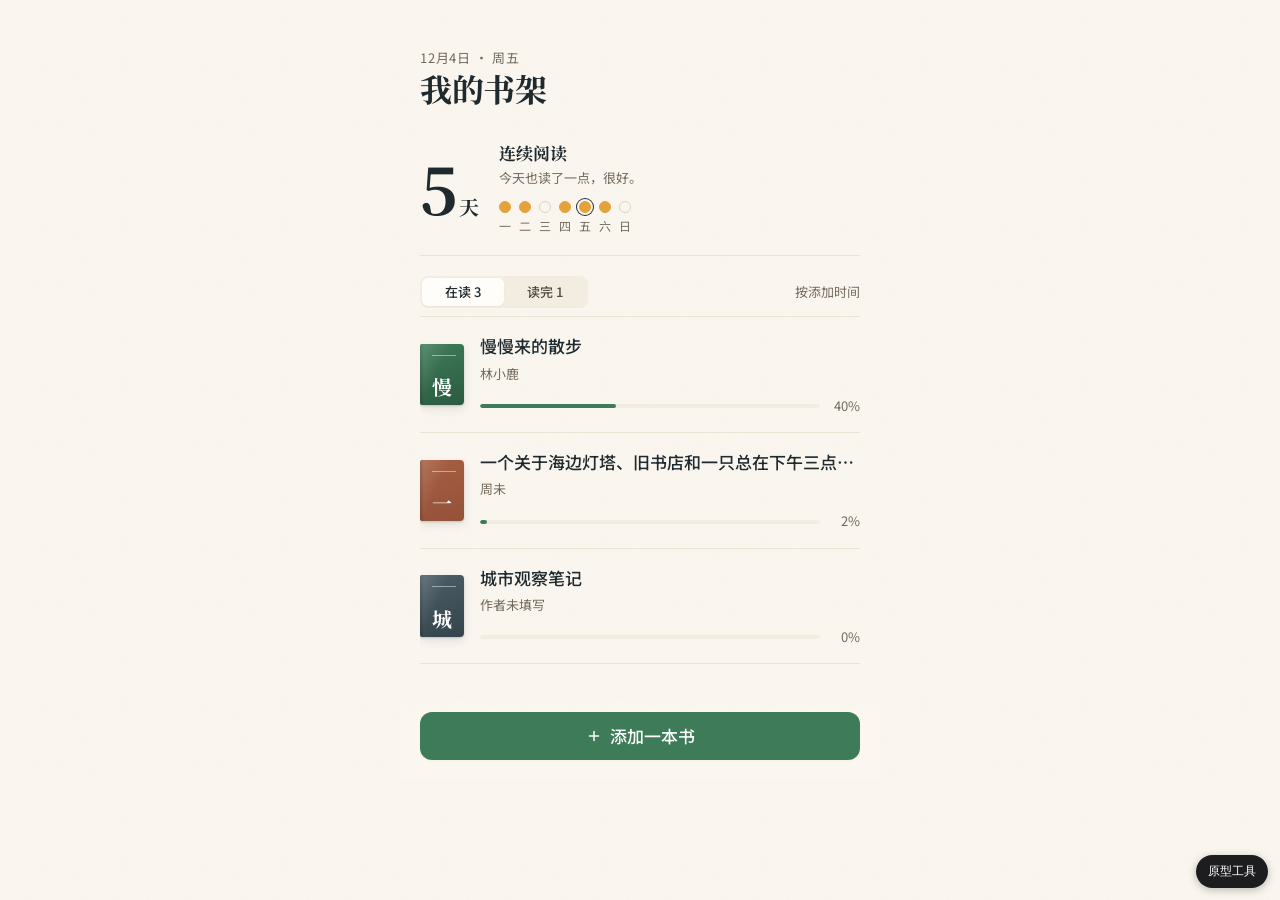
<file: examples/readlog/output/prototype/index.html>
<!doctype html>
<html lang="zh-CN">
<head>
  <meta charset="utf-8">
  <meta name="viewport" content="width=device-width, initial-scale=1">
  <title>Readlog 读书打卡</title>
  <!-- Design rules first: every style below reads these variables. -->
  <link rel="stylesheet" href="fonts/fonts.css">
  <link rel="stylesheet" href="../design-tokens/tokens.css">
  <link rel="stylesheet" href="styles.css">
</head>
<body>
  <main id="app" class="app"></main>
  <noscript>This prototype needs JavaScript.</noscript>
  <!-- Order matters: fake data, the kit, then the pages. No server or build step needed. -->
  <script src="data.js"></script>
  <script src="proto-kit.js"></script>
  <script src="pages.js"></script>
</body>
</html>
</file>
<file: examples/readlog/output/prototype/fonts/fonts.css>
/* fonts.css — generated by fetch_fonts.py from Google Fonts (open licenses). Do not edit; re-run the script. */
@font-face {
  font-family: 'Noto Serif SC';
  font-style: normal;
  font-weight: 700;
  font-display: swap;
  src: url(noto-serif-sc-6d268eec.woff2) format('woff2');
  unicode-range: U+20-7e, U+b7, U+2014, U+201c-201d, U+2026, U+3001-3002, U+300a-300b, U+4e00, U+4e09-4e0b, U+4e0d-4e0e, U+4e24, U+4e2a, U+4e2d, U+4e3a-4e3b, U+4e48, U+4e4b, U+4e5f, U+4e66, U+4e86, U+4e8b-4e8c, U+4e8e, U+4e94, U+4ea4, U+4eca, U+4ece, U+4ee5, U+4f53, U+4f55, U+4f59, U+4f5c, U+4f60, U+4fdd, U+4fe1, U+50cf, U+5165, U+516d, U+5171, U+5173, U+5177, U+518d, U+5199, U+51ac, U+51b5, U+51e0, U+51fa, U+5206, U+5217, U+5219, U+5220, U+5230, U+524d, U+5269, U+529e, U+52a0, U+52a8, U+52b1, U+5348, U+5355, U+5361, U+539f, U+53a8, U+53d6, U+53e5, U+53ea, U+53ef, U+53f7, U+540c-540e, U+5426-5427, U+5468, U+548c, U+54c1, U+54ea, U+559c, U+56db, U+56f4, U+56fa, U+56fe, U+571f, U+5728, U+578b, U+57ce, U+5854, U+586b, U+5915, U+591a, U+5927, U+5929-592a, U+5931, U+5956, U+597d, U+5982, U+59cb, U+5b50, U+5b57-5b58, U+5b89, U+5b8b-5b8c, U+5b9a, U+5b9e, U+5bbd, U+5bdf, U+5c01, U+5c0f, U+5c11, U+5c31, U+5c40, U+5c4f, U+5de5, U+5df1-5df2, U+5e02-5e03, U+5e76, U+5e86, U+5e8f, U+5e95, U+5e97, U+5ea6, U+5f00, U+5f0f, U+5f3a, U+5f53, U+5f55, U+5f62, U+5f69, U+5f85, U+5f88, U+5f97, U+5fc3, U+5fc5, U+6001, U+600e, U+603b, U+606d, U+606f, U+60c5, U+610f, U+6162, U+6210-6211, U+6216, U+623f, U+624b, U+6253, U+62df, U+6309, U+636e, U+6392, U+63a5, U+64cd, U+6536, U+6539, U+653e, U+6545, U+6563, U+6570, U+6574, U+6587, U+65b0, U+65e5, U+65e7, U+65f6, U+662f, U+6682, U+66f4, U+6700, U+6708-6709, U+671f, U+672a, U+672c, U+673a, U+6761, U+6765, U+677f, U+6797, U+67b6, U+6807, U+680f, U+6821, U+6837-6838, U+6848, U+6863, U+6a21, U+6b21, U+6b65, U+6bcf, U+6bd4, U+6c42, U+6ca1, U+6ce8, U+6d77, U+6d88, U+6dfb, U+6e05, U+6f0f, U+706f, U+70b9, U+7136, U+724c, U+72b6, U+732b, U+73b0, U+73c0, U+7425, U+751f, U+7528, U+7535, U+7565, U+767e, U+7684, U+76ee, U+7701, U+771f, U+7740, U+77f3, U+7801, U+786e, U+793a, U+795d, U+7a0d, U+7a7a, U+7b14, U+7b2c, U+7b49, U+7b56, U+7c4d, U+7c7b, U+7c97, U+7ebf, U+7ec6, U+7ed9, U+7edc, U+7eed, U+7eff, U+7f16, U+7f51, U+7f6e, U+8005, U+81ea, U+8272, U+82d4, U+8303, U+884c, U+8868, U+8981, U+89c1-89c2, U+89c4, U+8bb0, U+8bd5, U+8be6, U+8bf7, U+8bfb, U+8c03, U+8d25, U+8d77, U+8d85, U+8ddd, U+8df3, U+8f7d, U+8f91, U+8f93, U+8fb9, U+8fbe, U+8fc7, U+8fd1, U+8fd8-8fd9, U+8fdb, U+8fde, U+9009, U+901a, U+90e8, U+90fd, U+91cc-91cd, U+94ae, U+957f, U+95ee, U+95f4, U+9605, U+9650, U+9664, U+9676, U+9694, U+96f6, U+9700, U+9759, U+9762, U+9875, U+9879, U+987b, U+9898, U+989c, U+9a8c, U+9aa8, U+9e7f, U+9f13, U+ff08-ff09, U+ff0c, U+ff1a-ff1b, U+ff1f;
}
@font-face {
  font-family: 'Noto Sans SC';
  font-style: normal;
  font-weight: 400;
  font-display: swap;
  src: url(noto-sans-sc-dbb74084.woff2) format('woff2');
  unicode-range: U+20-7e, U+b7, U+2014, U+201c-201d, U+2026, U+3001-3002, U+300a-300b, U+4e00, U+4e09-4e0b, U+4e0d-4e0e, U+4e24, U+4e2a, U+4e2d, U+4e3a-4e3b, U+4e48, U+4e4b, U+4e5f, U+4e66, U+4e86, U+4e8b-4e8c, U+4e8e, U+4e94, U+4ea4, U+4eca, U+4ece, U+4ee5, U+4f53, U+4f55, U+4f59, U+4f5c, U+4f60, U+4fdd, U+4fe1, U+50cf, U+5165, U+516d, U+5171, U+5173, U+5177, U+518d, U+5199, U+51ac, U+51b5, U+51e0, U+51fa, U+5206, U+5217, U+5219, U+5220, U+5230, U+524d, U+5269, U+529e, U+52a0, U+52a8, U+52b1, U+5348, U+5355, U+5361, U+539f, U+53a8, U+53d6, U+53e5, U+53ea, U+53ef, U+53f7, U+540c-540e, U+5426-5427, U+5468, U+548c, U+54c1, U+54ea, U+559c, U+56db, U+56f4, U+56fa, U+56fe, U+571f, U+5728, U+578b, U+57ce, U+5854, U+586b, U+5915, U+591a, U+5927, U+5929-592a, U+5931, U+5956, U+597d, U+5982, U+59cb, U+5b50, U+5b57-5b58, U+5b89, U+5b8b-5b8c, U+5b9a, U+5b9e, U+5bbd, U+5bdf, U+5c01, U+5c0f, U+5c11, U+5c31, U+5c40, U+5c4f, U+5de5, U+5df1-5df2, U+5e02-5e03, U+5e76, U+5e86, U+5e8f, U+5e95, U+5e97, U+5ea6, U+5f00, U+5f0f, U+5f3a, U+5f53, U+5f55, U+5f62, U+5f69, U+5f85, U+5f88, U+5f97, U+5fc3, U+5fc5, U+6001, U+600e, U+603b, U+606d, U+606f, U+60c5, U+610f, U+6162, U+6210-6211, U+6216, U+623f, U+624b, U+6253, U+62df, U+6309, U+636e, U+6392, U+63a5, U+64cd, U+6536, U+6539, U+653e, U+6545, U+6563, U+6570, U+6574, U+6587, U+65b0, U+65e5, U+65e7, U+65f6, U+662f, U+6682, U+66f4, U+6700, U+6708-6709, U+671f, U+672a, U+672c, U+673a, U+6761, U+6765, U+677f, U+6797, U+67b6, U+6807, U+680f, U+6821, U+6837-6838, U+6848, U+6863, U+6a21, U+6b21, U+6b65, U+6bcf, U+6bd4, U+6c42, U+6ca1, U+6ce8, U+6d77, U+6d88, U+6dfb, U+6e05, U+6f0f, U+706f, U+70b9, U+7136, U+724c, U+72b6, U+732b, U+73b0, U+73c0, U+7425, U+751f, U+7528, U+7535, U+7565, U+767e, U+7684, U+76ee, U+7701, U+771f, U+7740, U+77f3, U+7801, U+786e, U+793a, U+795d, U+7a0d, U+7a7a, U+7b14, U+7b2c, U+7b49, U+7b56, U+7c4d, U+7c7b, U+7c97, U+7ebf, U+7ec6, U+7ed9, U+7edc, U+7eed, U+7eff, U+7f16, U+7f51, U+7f6e, U+8005, U+81ea, U+8272, U+82d4, U+8303, U+884c, U+8868, U+8981, U+89c1-89c2, U+89c4, U+8bb0, U+8bd5, U+8be6, U+8bf7, U+8bfb, U+8c03, U+8d25, U+8d77, U+8d85, U+8ddd, U+8df3, U+8f7d, U+8f91, U+8f93, U+8fb9, U+8fbe, U+8fc7, U+8fd1, U+8fd8-8fd9, U+8fdb, U+8fde, U+9009, U+901a, U+90e8, U+90fd, U+91cc-91cd, U+94ae, U+957f, U+95ee, U+95f4, U+9605, U+9650, U+9664, U+9676, U+9694, U+96f6, U+9700, U+9759, U+9762, U+9875, U+9879, U+987b, U+9898, U+989c, U+9a8c, U+9aa8, U+9e7f, U+9f13, U+ff08-ff09, U+ff0c, U+ff1a-ff1b, U+ff1f;
}
@font-face {
  font-family: 'Noto Sans SC';
  font-style: normal;
  font-weight: 500;
  font-display: swap;
  src: url(noto-sans-sc-dbb74084.woff2) format('woff2');
  unicode-range: U+20-7e, U+b7, U+2014, U+201c-201d, U+2026, U+3001-3002, U+300a-300b, U+4e00, U+4e09-4e0b, U+4e0d-4e0e, U+4e24, U+4e2a, U+4e2d, U+4e3a-4e3b, U+4e48, U+4e4b, U+4e5f, U+4e66, U+4e86, U+4e8b-4e8c, U+4e8e, U+4e94, U+4ea4, U+4eca, U+4ece, U+4ee5, U+4f53, U+4f55, U+4f59, U+4f5c, U+4f60, U+4fdd, U+4fe1, U+50cf, U+5165, U+516d, U+5171, U+5173, U+5177, U+518d, U+5199, U+51ac, U+51b5, U+51e0, U+51fa, U+5206, U+5217, U+5219, U+5220, U+5230, U+524d, U+5269, U+529e, U+52a0, U+52a8, U+52b1, U+5348, U+5355, U+5361, U+539f, U+53a8, U+53d6, U+53e5, U+53ea, U+53ef, U+53f7, U+540c-540e, U+5426-5427, U+5468, U+548c, U+54c1, U+54ea, U+559c, U+56db, U+56f4, U+56fa, U+56fe, U+571f, U+5728, U+578b, U+57ce, U+5854, U+586b, U+5915, U+591a, U+5927, U+5929-592a, U+5931, U+5956, U+597d, U+5982, U+59cb, U+5b50, U+5b57-5b58, U+5b89, U+5b8b-5b8c, U+5b9a, U+5b9e, U+5bbd, U+5bdf, U+5c01, U+5c0f, U+5c11, U+5c31, U+5c40, U+5c4f, U+5de5, U+5df1-5df2, U+5e02-5e03, U+5e76, U+5e86, U+5e8f, U+5e95, U+5e97, U+5ea6, U+5f00, U+5f0f, U+5f3a, U+5f53, U+5f55, U+5f62, U+5f69, U+5f85, U+5f88, U+5f97, U+5fc3, U+5fc5, U+6001, U+600e, U+603b, U+606d, U+606f, U+60c5, U+610f, U+6162, U+6210-6211, U+6216, U+623f, U+624b, U+6253, U+62df, U+6309, U+636e, U+6392, U+63a5, U+64cd, U+6536, U+6539, U+653e, U+6545, U+6563, U+6570, U+6574, U+6587, U+65b0, U+65e5, U+65e7, U+65f6, U+662f, U+6682, U+66f4, U+6700, U+6708-6709, U+671f, U+672a, U+672c, U+673a, U+6761, U+6765, U+677f, U+6797, U+67b6, U+6807, U+680f, U+6821, U+6837-6838, U+6848, U+6863, U+6a21, U+6b21, U+6b65, U+6bcf, U+6bd4, U+6c42, U+6ca1, U+6ce8, U+6d77, U+6d88, U+6dfb, U+6e05, U+6f0f, U+706f, U+70b9, U+7136, U+724c, U+72b6, U+732b, U+73b0, U+73c0, U+7425, U+751f, U+7528, U+7535, U+7565, U+767e, U+7684, U+76ee, U+7701, U+771f, U+7740, U+77f3, U+7801, U+786e, U+793a, U+795d, U+7a0d, U+7a7a, U+7b14, U+7b2c, U+7b49, U+7b56, U+7c4d, U+7c7b, U+7c97, U+7ebf, U+7ec6, U+7ed9, U+7edc, U+7eed, U+7eff, U+7f16, U+7f51, U+7f6e, U+8005, U+81ea, U+8272, U+82d4, U+8303, U+884c, U+8868, U+8981, U+89c1-89c2, U+89c4, U+8bb0, U+8bd5, U+8be6, U+8bf7, U+8bfb, U+8c03, U+8d25, U+8d77, U+8d85, U+8ddd, U+8df3, U+8f7d, U+8f91, U+8f93, U+8fb9, U+8fbe, U+8fc7, U+8fd1, U+8fd8-8fd9, U+8fdb, U+8fde, U+9009, U+901a, U+90e8, U+90fd, U+91cc-91cd, U+94ae, U+957f, U+95ee, U+95f4, U+9605, U+9650, U+9664, U+9676, U+9694, U+96f6, U+9700, U+9759, U+9762, U+9875, U+9879, U+987b, U+9898, U+989c, U+9a8c, U+9aa8, U+9e7f, U+9f13, U+ff08-ff09, U+ff0c, U+ff1a-ff1b, U+ff1f;
}
</file>
<file: examples/readlog/output/design-tokens/tokens.css>
/* design-tokens/tokens.css — Readlog, generated by design-to-dev.
 * Direction: refined minimal preset, constrained by brand.md (Moss, Amber, Ink, Paper, serif titles).
 * Same names as tokens.json (--color-primary <-> color.primary). Comment = level · source. */
:root {
  /* color: brand */
  --color-page: #fbf7f0;             /* fixed · brand.md Paper, page background */
  --color-text: #1f2a2e;             /* fixed · brand.md Ink */
  --color-primary: #3e7c59;          /* fixed · brand.md Moss, primary action */
  --color-accent: #3e7c59;           /* fixed · brand.md Moss, progress and links */
  --color-streak: #e3a23b;           /* fixed · brand.md Amber, streak and achievements */

  /* color: derived neutrals and states */
  --color-surface: #fffdf9;          /* indicative · warm white surface on Paper */
  --color-surface-sunken: #f3ece0;   /* indicative · one step darker than Paper */
  --color-border: #ebe3d4;           /* indicative · warm hairline */
  --color-border-strong: #dcd2bf;
  --color-text-secondary: #4f4a42;   /* indicative · 8.23:1 on Paper */
  --color-text-tertiary: #74695c;    /* indicative · 5.0:1 on Paper, 4.6:1 on sunken */
  --color-primary-hover: #356c4d;    /* indicative · Moss −8% lightness */
  --color-primary-active: #2c5a40;
  --color-on-primary: #ffffff;       /* indicative · 4.96:1 on Moss */
  --color-accent-soft: #e8f1eb;      /* indicative · Moss tint */
  --color-streak-soft: #fbedd4;      /* indicative · Amber tint */
  --color-streak-text: #8a5a0f;      /* indicative · 5.1:1 on Amber tint */
  --color-focus-ring: #3e7c5940;     /* indicative · Moss at 25% */
  --color-danger: #b3261e;           /* indicative · assumed */
  --color-danger-soft: #fbeceb;
  --color-disabled-bg: #f3ece0;
  --color-disabled-text: #a59c8e;

  /* color: placeholder covers (gradient pairs from the brand palette) */
  --color-cover-moss: #3e7c59;       /* indicative · brand palette */
  --color-cover-moss-deep: #2c5a40;
  --color-cover-amber: #f0c46e;
  --color-cover-amber-deep: #e3a23b;
  --color-cover-clay: #a65e40;       /* indicative · assumed, warm companion; white title 4.89:1 */
  --color-cover-clay-deep: #94523a;
  --color-cover-slate: #4b5d67;
  --color-cover-slate-deep: #35444c;
  --color-cover-ink: #1f2a2e;        /* indicative · title text on light covers */
  --color-cover-light: #ffffff;      /* indicative · title text on dark covers */
  --color-cover-spine: rgba(0, 0, 0, 0.22);       /* indicative · spine shadow on covers */
  --color-cover-sheen: rgba(255, 255, 255, 0.16); /* indicative · light catching the cover */

  /* typography */
  --font-family-display: "Noto Serif SC", "Source Han Serif SC", "Songti SC", "STSong", Georgia, serif; /* fixed · brand.md titles; bundled subset in prototype/fonts */
  --font-family-base: "Noto Sans SC", -apple-system, BlinkMacSystemFont, "PingFang SC", "Microsoft YaHei", sans-serif; /* indicative · brand.md says system sans; Noto Sans SC bundled for consistent rendering */
  --font-weight-regular: 400;        /* indicative · refined minimal preset */
  --font-weight-medium: 500;
  --font-weight-semibold: 600;
  --font-weight-bold: 700;           /* fixed · brand.md titles bold */
  --font-size-xs: 12px;              /* indicative · refined minimal preset */
  --font-size-sm: 13px;
  --font-size-md: 15px;
  --font-size-lg: 17px;
  --font-size-xl: 20px;
  --font-size-2xl: 24px;
  --font-size-3xl: 32px;
  --line-height-tight: 1.25;
  --line-height-base: 1.55;
  --letter-spacing-tight: -0.01em;
  --letter-spacing-wide: 0.06em;

  /* space: 4px base */
  --space-1: 4px;                    /* indicative · refined minimal preset */
  --space-2: 8px;
  --space-3: 12px;
  --space-4: 16px;
  --space-5: 20px;
  --space-6: 24px;
  --space-8: 32px;
  --space-10: 40px;
  --space-12: 48px;

  /* radius, shadow, motion */
  --radius-xs: 3px;                  /* indicative · book cover corners */
  --radius-sm: 6px;                  /* indicative · refined minimal family; brand.md "soft corners" */
  --radius-md: 8px;
  --radius-lg: 12px;
  --radius-xl: 16px;
  --radius-full: 999px;
  --shadow-xs: 0 1px 2px rgba(31, 42, 46, 0.04);  /* indicative · paper-light */
  --shadow-sm: 0 1px 3px rgba(31, 42, 46, 0.06), 0 1px 2px rgba(31, 42, 46, 0.03);
  --shadow-md: 0 8px 24px rgba(31, 42, 46, 0.08), 0 2px 6px rgba(31, 42, 46, 0.04);
  --shadow-cover: 0 1px 2px rgba(31, 42, 46, 0.18), 0 4px 10px rgba(31, 42, 46, 0.10);
  --shadow-cover-lg: 0 2px 4px rgba(31, 42, 46, 0.12), 0 16px 32px rgba(31, 42, 46, 0.18); /* indicative · the one dramatic shadow: detail cover */
  --duration-fast: 150ms;            /* indicative · refined minimal preset */
  --duration-base: 200ms;
  --duration-scene: 640ms;
  --easing-standard: cubic-bezier(0.2, 0.8, 0.2, 1);
  --easing-out: cubic-bezier(0.16, 1, 0.3, 1);

  /* sizes and layout */
  --size-control: 44px;              /* fixed · phone-first touch target */
  --size-touch-target: 48px;         /* fixed · brand.md full-width primary button */
  --size-icon: 16px;                 /* indicative · refined minimal preset */
  --size-cover-sm: 40px;             /* indicative · list cover width, 5:7 ratio */
  --size-cover-lg: 84px;             /* indicative · detail cover width */
  --layout-content-width: 440px;     /* indicative · phone first, centered on desktop */
}
</file>
<file: examples/readlog/output/prototype/styles.css>
/* styles.css — prototype styles, refined minimal direction. Token variables only (../design-tokens/tokens.css).
 * Principles: hierarchy from type and color, one accent, hairline surfaces, no card inside a card.
 * Sections: base, layout, type, buttons, fields, surfaces and lists, small parts, states. Page styles at the end. */

/* ---------- base ---------- */
*, *::before, *::after { box-sizing: border-box; }
html { -webkit-text-size-adjust: 100%; }
body {
  margin: 0;
  background: var(--color-page);
  color: var(--color-text);
  font-family: var(--font-family-base);
  font-size: var(--font-size-md);
  line-height: var(--line-height-base);
  -webkit-font-smoothing: antialiased;
  -moz-osx-font-smoothing: grayscale;
  text-rendering: optimizeLegibility;
}
h1, h2, h3, p, ul, ol { margin: 0; }
h1, h2, h3 { text-wrap: balance; }
ul, ol { padding: 0; list-style: none; }
a { color: var(--color-accent); text-decoration: none; }
a:hover { text-decoration: underline; text-underline-offset: 2px; }
img, svg { display: block; }
:focus-visible { outline: none; box-shadow: 0 0 0 3px var(--color-focus-ring); border-radius: var(--radius-sm); }
.icon { width: var(--size-icon); height: var(--size-icon); flex: none; }

/* ---------- layout: one calm column, phone first ---------- */
.app {
  max-width: calc(var(--layout-content-width) + 2 * var(--space-5)); /* the token is the content width; padding sits outside it */
  min-height: 100vh;
  margin: 0 auto;
  padding: var(--space-6) var(--space-5) var(--space-12);
}
/* Desktop: more air above the column. The page is never itself a card, so surfaces never nest. */
@media (min-width: 560px) { .app { padding-top: var(--space-12); } }
.page-header { display: flex; align-items: flex-end; gap: var(--space-3); margin-bottom: var(--space-6); }
.page-header__text { flex: 1; min-width: 0; }
.back-link { display: inline-flex; align-items: center; gap: var(--space-1); margin-bottom: var(--space-4); color: var(--color-text-secondary); font-size: var(--font-size-sm); }
.back-link:hover { color: var(--color-text); text-decoration: none; }
.section { margin-top: var(--space-8); }
.section__title { margin-bottom: var(--space-3); color: var(--color-text-tertiary); font-size: var(--font-size-xs); font-weight: var(--font-weight-medium); letter-spacing: var(--letter-spacing-wide); text-transform: uppercase; }

/* ---------- type ---------- */
.title { font-family: var(--font-family-display); font-size: var(--font-size-2xl); font-weight: var(--font-weight-semibold); line-height: var(--line-height-tight); letter-spacing: var(--letter-spacing-tight); }
.eyebrow { color: var(--color-text-tertiary); font-size: var(--font-size-sm); }
.secondary { color: var(--color-text-secondary); }
.tertiary { color: var(--color-text-tertiary); font-size: var(--font-size-sm); }
.num { font-variant-numeric: tabular-nums; }

/* ---------- buttons: primary, secondary, ghost; hover, active, focus, disabled, busy ---------- */
.btn {
  display: inline-flex; align-items: center; justify-content: center; gap: var(--space-2);
  height: var(--size-control); padding: 0 var(--space-4);
  border: 1px solid transparent; border-radius: var(--radius-md);
  font: inherit; font-weight: var(--font-weight-medium); white-space: nowrap; cursor: pointer;
  transition: background var(--duration-fast) var(--easing-standard), border-color var(--duration-fast) var(--easing-standard), transform var(--duration-fast) var(--easing-standard);
}
.btn:hover { text-decoration: none; }
.btn:active { transform: scale(0.98); }
.btn--primary { background: var(--color-primary); color: var(--color-on-primary); box-shadow: var(--shadow-xs); }
.btn--primary:hover { background: var(--color-primary-hover); }
.btn--primary:active { background: var(--color-primary-active); }
.btn--secondary { background: var(--color-surface); color: var(--color-text); border-color: var(--color-border); box-shadow: var(--shadow-xs); }
.btn--secondary:hover { background: var(--color-page); border-color: var(--color-border-strong); }
.btn--ghost { background: transparent; color: var(--color-text-secondary); }
.btn--ghost:hover { background: var(--color-surface-sunken); color: var(--color-text); }
.btn:disabled, .btn[aria-disabled="true"] { background: var(--color-disabled-bg); color: var(--color-disabled-text); border-color: transparent; box-shadow: none; cursor: not-allowed; transform: none; }
.btn[aria-busy="true"] { cursor: progress; }
/* Busy is not disabled: a working button keeps its variant color so the action stays recognizable. */
.btn--primary[aria-busy="true"] { background: var(--color-primary); color: var(--color-on-primary); }
.btn--secondary[aria-busy="true"] { background: var(--color-surface); color: var(--color-text); border-color: var(--color-border); }
.btn--block { width: 100%; }
@media (pointer: coarse) { .btn, .field__input { height: var(--size-touch-target); } }

/* ---------- fields: default, hover, focus, error ---------- */
.field { display: grid; gap: var(--space-2); margin-bottom: var(--space-5); }
.field__label { font-size: var(--font-size-sm); font-weight: var(--font-weight-medium); }
.field__hint { color: var(--color-text-tertiary); font-size: var(--font-size-sm); }
.field__input {
  width: 100%; height: var(--size-control); padding: 0 var(--space-3);
  border: 1px solid var(--color-border); border-radius: var(--radius-md);
  background: var(--color-surface); color: inherit; font: inherit;
  box-shadow: var(--shadow-xs);
  transition: border-color var(--duration-fast) var(--easing-standard), box-shadow var(--duration-fast) var(--easing-standard);
}
.field__input::placeholder { color: var(--color-text-tertiary); }
.field__input[type="number"] { -moz-appearance: textfield; }
.field__input::-webkit-outer-spin-button, .field__input::-webkit-inner-spin-button { -webkit-appearance: none; margin: 0; }
.field__input:hover { border-color: var(--color-border-strong); }
.field__input:focus { outline: none; border-color: var(--color-accent); box-shadow: 0 0 0 3px var(--color-focus-ring); }
.field--error .field__input { border-color: var(--color-danger); }
.field__error { color: var(--color-danger); font-size: var(--font-size-sm); }

/* ---------- surfaces and lists: one surface, dividers inside ---------- */
.surface { background: var(--color-surface); border: 1px solid var(--color-border); border-radius: var(--radius-lg); box-shadow: var(--shadow-xs); }
.list { overflow: hidden; }
.list__item { display: flex; align-items: center; gap: var(--space-3); padding: var(--space-3) var(--space-4); color: inherit; }
.list > li + li { border-top: 1px solid var(--color-border); }
a.list__item { transition: background var(--duration-fast) var(--easing-standard); }
a.list__item:hover { background: var(--color-page); text-decoration: none; }
.list__main { flex: 1; min-width: 0; display: grid; gap: 2px; }
.list__title { display: block; font-weight: var(--font-weight-medium); overflow: hidden; text-overflow: ellipsis; white-space: nowrap; }
.list__meta { display: block; color: var(--color-text-tertiary); font-size: var(--font-size-sm); overflow: hidden; text-overflow: ellipsis; white-space: nowrap; }
.list__trail { color: var(--color-text-tertiary); font-size: var(--font-size-sm); font-variant-numeric: tabular-nums; }

/* ---------- small parts ---------- */
.badge { display: inline-flex; align-items: center; height: 22px; padding: 0 var(--space-2); border-radius: var(--radius-full); background: var(--color-surface-sunken); color: var(--color-text-secondary); font-size: var(--font-size-xs); font-weight: var(--font-weight-medium); }
.avatar { display: grid; place-items: center; width: 32px; height: 32px; flex: none; border-radius: var(--radius-full); background: var(--color-surface-sunken); color: var(--color-text-secondary); font-size: var(--font-size-sm); font-weight: var(--font-weight-semibold); }
.segmented { display: flex; padding: 2px; border-radius: var(--radius-md); background: var(--color-surface-sunken); }
.segmented__item { flex: 1; padding: var(--space-1) var(--space-3); border-radius: var(--radius-sm); color: var(--color-text-secondary); font-size: var(--font-size-sm); font-weight: var(--font-weight-medium); text-align: center; }
.segmented__item:hover { color: var(--color-text); text-decoration: none; }
.segmented__item.is-active { background: var(--color-surface); color: var(--color-text); box-shadow: var(--shadow-xs); }
.progress { display: block; height: 4px; border-radius: var(--radius-full); background: var(--color-surface-sunken); overflow: hidden; }
.progress__fill { display: block; height: 100%; border-radius: inherit; background: var(--color-accent); }

/* ---------- states: empty, loading, error ---------- */
.state { display: grid; justify-items: center; gap: var(--space-2); padding: var(--space-12) var(--space-6); text-align: center; }
.state__icon { display: grid; place-items: center; width: 40px; height: 40px; margin-bottom: var(--space-2); border-radius: var(--radius-full); background: var(--color-surface-sunken); color: var(--color-text-tertiary); }
.state--error .state__icon { background: var(--color-danger-soft); color: var(--color-danger); }
.state__title { font-size: var(--font-size-lg); font-weight: var(--font-weight-semibold); }
.state__text { max-width: 22em; color: var(--color-text-secondary); text-wrap: balance; }
.state .btn { margin-top: var(--space-3); }
.skeleton { height: 16px; border-radius: var(--radius-sm); background: var(--color-surface-sunken); animation: pulse 1.4s var(--easing-standard) infinite; }
.skeleton-row { display: flex; align-items: center; gap: var(--space-3); padding: var(--space-3) var(--space-4); }
.skeleton-row + .skeleton-row { border-top: 1px solid var(--color-border); }
@keyframes pulse { 50% { opacity: 0.5; } }
@media (prefers-reduced-motion: reduce) { *, *::before, *::after { animation: none !important; transition: none !important; } }

/* ---------- page-load sequence: proto-kit adds .pk-enter to #app on navigation (not on refresh) ---------- */
@keyframes enter { from { opacity: 0; transform: translateY(8px); } to { opacity: 1; transform: none; } }
.pk-enter > * { animation: enter var(--duration-scene) var(--easing-out) both; }
.pk-enter > :nth-child(2) { animation-delay: 80ms; }
.pk-enter > :nth-child(3) { animation-delay: 160ms; }
.pk-enter > :nth-child(4) { animation-delay: 240ms; }
.pk-enter > :nth-child(5) { animation-delay: 320ms; }
.pk-enter > :nth-child(n+6) { animation-delay: 400ms; }

/* ---------- page styles ---------- */
/* Readlog — direction: refined minimal on paper. Hairlines instead of cards; the books carry the drama.
 * Display: Noto Serif SC 700 (brand). Body: Noto Sans SC 400/500. Accent: Moss for action and progress only;
 * Amber only on the streak dots. Fonts are bundled in fonts/ by fetch_fonts.py. */

/* paper grain: inline SVG noise, very low opacity, never blocks clicks */
body::before {
  content: ""; position: fixed; inset: 0; z-index: 0; pointer-events: none; opacity: 0.05;
  background-image: url("data:image/svg+xml;utf8,<svg xmlns='http://www.w3.org/2000/svg' width='160' height='160'><filter id='n'><feTurbulence type='fractalNoise' baseFrequency='0.9' numOctaves='2' stitchTiles='stitch'/></filter><rect width='100%' height='100%' filter='url(%23n)'/></svg>");
}
.app { position: relative; z-index: 1; padding-bottom: calc(var(--space-12) * 2); }
.title { font-size: var(--font-size-3xl); font-weight: var(--font-weight-bold); }
.eyebrow { letter-spacing: var(--letter-spacing-wide); }
small { margin-left: 2px; font-size: 0.5em; font-weight: var(--font-weight-medium); color: var(--color-text-tertiary); }

/* full-width primary action pinned to the bottom on phones */
.btn--large { height: var(--size-touch-target); border-radius: var(--radius-lg); font-size: var(--font-size-lg); }
.bottom-bar {
  position: sticky; bottom: 0; z-index: 2;
  margin: var(--space-8) calc(var(--space-5) * -1) 0;
  padding: var(--space-4) var(--space-5) var(--space-5);
  background: linear-gradient(to top, var(--color-page) 72%, transparent);
}

/* streak: a notebook margin — the big serif numeral is the memorable moment */
.streak { position: relative; display: grid; grid-template-columns: auto 1fr; grid-template-rows: auto auto; column-gap: var(--space-5); align-items: center; padding: var(--space-2) 0 var(--space-5); margin-bottom: var(--space-5); border-bottom: 1px solid var(--color-border); }
.streak__num { grid-row: 1 / 3; font-family: var(--font-family-display); font-size: 64px; font-weight: var(--font-weight-bold); line-height: 0.9; letter-spacing: -0.04em; font-variant-numeric: tabular-nums; }
.streak__unit { margin-left: var(--space-1); font-size: var(--font-size-xl); letter-spacing: 0; }
.streak__label { font-family: var(--font-family-display); font-weight: var(--font-weight-bold); font-size: var(--font-size-lg); }
.streak__text { display: grid; gap: 2px; }
.week { grid-column: 2; display: flex; gap: var(--space-2); margin-top: var(--space-3); }
.week__day { display: grid; justify-items: center; gap: var(--space-1); }
.week__dot { width: 12px; height: 12px; border-radius: var(--radius-full); border: 1px solid var(--color-border-strong); }
.week__day.is-read .week__dot { background: var(--color-streak); border-color: var(--color-streak); }
.week__day.is-today .week__dot { box-shadow: 0 0 0 2px var(--color-page), 0 0 0 3px var(--color-text); }
.week__label { color: var(--color-text-tertiary); font-size: var(--font-size-xs); }
.spec-anchor { position: absolute; top: 0; right: 0; width: var(--space-4); height: var(--space-4); }

/* shelf toolbar and rows: on the paper, separated by hairlines */
.shelf-bar { display: flex; align-items: center; justify-content: space-between; gap: var(--space-4); margin-bottom: var(--space-2); }
.shelf-bar .segmented { min-width: 168px; }
.book-list { border-bottom: 1px solid var(--color-border); }
.book-list > li { border-top: 1px solid var(--color-border); }
.book-row { align-items: center; gap: var(--space-4); padding: var(--space-4) 0; border-radius: 0; }
a.book-row:hover { background: transparent; }
a.book-row:hover .list__title { color: var(--color-primary); }
.book-row .list__main { gap: var(--space-1); }
.list__title { font-size: var(--font-size-lg); }
.book-row__progress { display: flex; align-items: center; gap: var(--space-3); margin-top: var(--space-2); }
.book-row__progress .progress { flex: 1; }
.book-row__progress .num { min-width: 4ch; text-align: right; }

/* covers: gradient, spine shadow, a printed band, the title in the brand serif */
.cover {
  position: relative; flex: none; display: flex; align-items: flex-end;
  aspect-ratio: 5 / 7; padding: var(--space-2) var(--space-2) var(--space-2) var(--space-3); overflow: hidden;
  border-radius: 2px 4px 4px 2px; box-shadow: var(--shadow-cover);
  color: var(--color-cover-light);
}
.cover::before { content: ""; position: absolute; inset: 0 auto 0 0; width: 4px; background: linear-gradient(to right, var(--color-cover-spine), transparent); }
.cover::after { content: ""; position: absolute; inset: 0; background: linear-gradient(115deg, var(--color-cover-sheen), transparent 42%); pointer-events: none; }
.cover__band { position: absolute; left: var(--space-3); right: var(--space-2); top: 22%; height: 1px; background: currentColor; opacity: 0.45; }
.cover__title { position: relative; font-family: var(--font-family-display); font-weight: var(--font-weight-bold); line-height: 1.25; display: -webkit-box; -webkit-line-clamp: 4; -webkit-box-orient: vertical; overflow: hidden; word-break: break-all; }
.cover--sm { width: 44px; font-size: var(--font-size-xl); }
.cover--sm .cover__band { top: 18%; }
.cover--sm .cover__title { line-height: 1; }
.cover--md { width: 72px; font-size: var(--font-size-xs); }
.cover--lg { width: 104px; padding: var(--space-3) var(--space-3) var(--space-3) var(--space-4); font-size: var(--font-size-md); box-shadow: var(--shadow-cover-lg); }
.cover--moss { background: linear-gradient(160deg, var(--color-cover-moss), var(--color-cover-moss-deep)); }
.cover--amber { background: linear-gradient(160deg, var(--color-cover-amber), var(--color-cover-amber-deep)); color: var(--color-cover-ink); }
.cover--clay { background: linear-gradient(160deg, var(--color-cover-clay), var(--color-cover-clay-deep)); }
.cover--slate { background: linear-gradient(160deg, var(--color-cover-slate), var(--color-cover-slate-deep)); }
.progress { height: 4px; }
.progress--thick { height: 4px; margin-top: var(--space-4); }

/* book detail */
.book-hero { display: flex; align-items: flex-end; gap: var(--space-5); margin-bottom: var(--space-8); }
.book-hero__text { min-width: 0; display: grid; gap: var(--space-2); justify-items: start; }
.book-hero__title { font-size: var(--font-size-2xl); }
.badge--done { background: var(--color-accent-soft); color: var(--color-primary-active); }
.stats { padding: var(--space-4) 0 var(--space-5); border-top: 1px solid var(--color-border); border-bottom: 1px solid var(--color-border); }
.stats__row { display: grid; grid-template-columns: repeat(3, 1fr); }
.stats__row > div + div { padding-left: var(--space-4); border-left: 1px solid var(--color-border); }
.stats__value { font-family: var(--font-family-display); font-size: var(--font-size-3xl); font-weight: var(--font-weight-bold); letter-spacing: var(--letter-spacing-tight); line-height: var(--line-height-tight); font-variant-numeric: tabular-nums; }
.inline-field { display: flex; gap: var(--space-2); }
.inline-field .field__input { flex: 1; }
.inline-field .btn { padding: 0 var(--space-6); }
.history { border-bottom: 1px solid var(--color-border); }
.history > li { border-top: 1px solid var(--color-border); }
.history .list__item { padding: var(--space-3) 0; }
.history .list__title { font-size: var(--font-size-md); }
.history__gain { color: var(--color-text-secondary); font-weight: var(--font-weight-medium); }
.done-panel { display: flex; align-items: center; gap: var(--space-4); margin-top: var(--space-8); padding: var(--space-4) var(--space-5); border-radius: var(--radius-lg); background: var(--color-accent-soft); }
.done-panel .state__icon { margin: 0; }
.done-panel__title { font-family: var(--font-family-display); font-weight: var(--font-weight-bold); font-size: var(--font-size-lg); }
.state__icon--accent { background: var(--color-accent-soft); color: var(--color-primary); }
.state--compact { padding: var(--space-8) var(--space-4); }
.manage { display: flex; justify-content: center; margin-top: var(--space-6); }

/* add book: cover picker previews the title */
.cover-picker { border: 0; padding: 0; margin: 0 0 var(--space-5); min-width: 0; }
.cover-picker legend { padding: 0; margin-bottom: var(--space-2); }
.cover-picker__options { display: flex; gap: var(--space-4); }
.cover-option { display: grid; justify-items: center; gap: var(--space-2); cursor: pointer; }
.cover-option input { position: absolute; opacity: 0; pointer-events: none; }
.cover-option .cover { transition: transform var(--duration-fast) var(--easing-standard), box-shadow var(--duration-fast) var(--easing-standard); }
.cover-option:hover .cover { transform: translateY(-2px); }
.cover-option input:checked + .cover { box-shadow: 0 0 0 2px var(--color-page), 0 0 0 4px var(--color-primary); }
.cover-option input:focus-visible + .cover { box-shadow: 0 0 0 2px var(--color-page), 0 0 0 4px var(--color-focus-ring); }
.cover-option__name { color: var(--color-text-tertiary); font-size: var(--font-size-xs); }
.cover-option input:checked ~ .cover-option__name { color: var(--color-text); font-weight: var(--font-weight-medium); }
</file>
